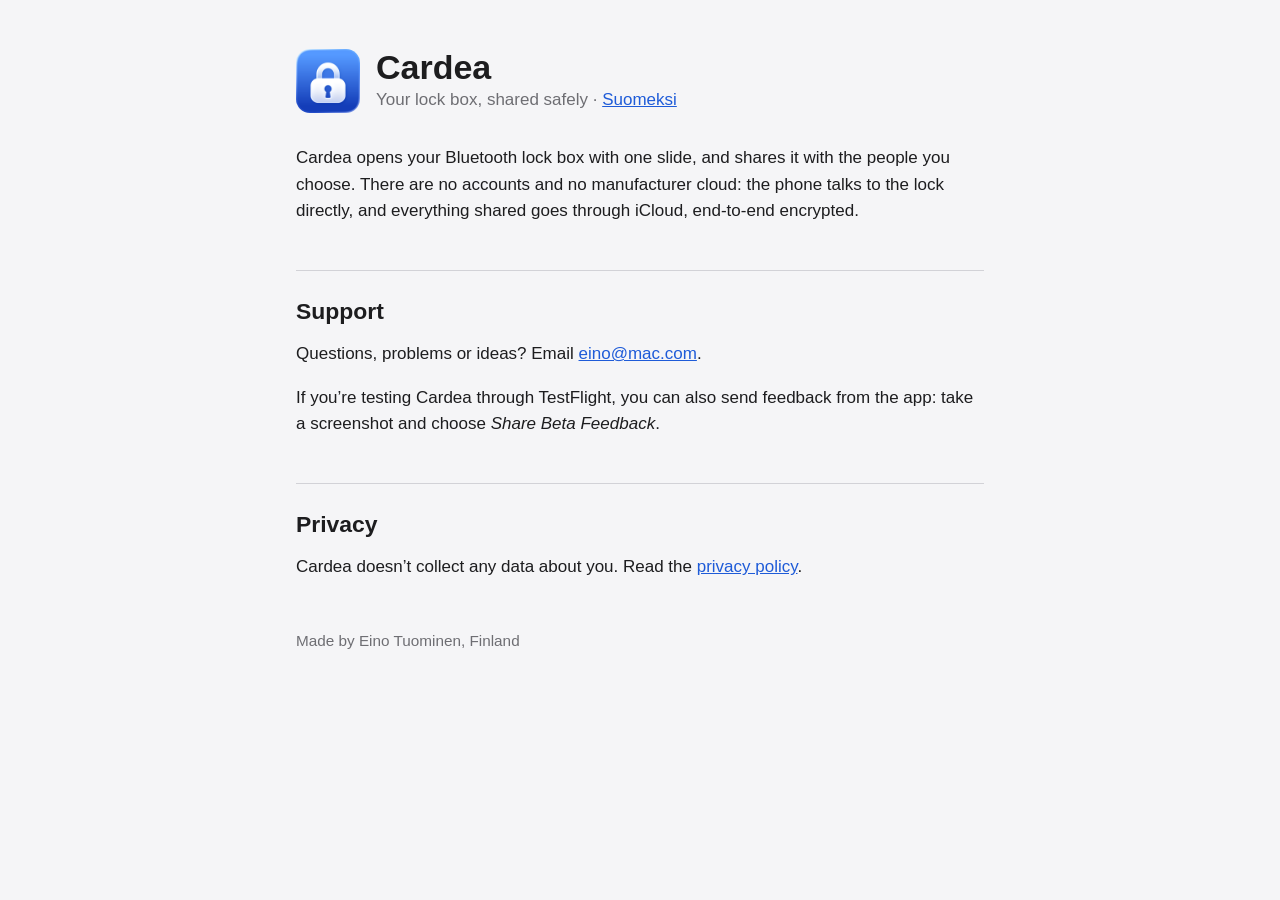
<file: index.html>
<!doctype html>
<html lang="en">
<head>
<meta charset="utf-8">
<meta name="viewport" content="width=device-width, initial-scale=1">
<title>Cardea</title>
<meta name="description" content="Cardea opens your Bluetooth lock box with one slide, and shares it safely with the people you choose.">
<link rel="icon" href="icon.png">
<link rel="stylesheet" href="style.css">
<link rel="alternate" hreflang="en" href="https://einot.github.io/cardea/">
<link rel="alternate" hreflang="fi" href="https://einot.github.io/cardea/fi/">
</head>
<body>
<main>
<header>
  <img src="icon.png" alt="">
  <div>
    <h1>Cardea</h1>
    <p>Your lock box, shared safely · <a href="fi/" hreflang="fi" lang="fi">Suomeksi</a></p>
  </div>
</header>

<p>Cardea opens your Bluetooth lock box with one slide, and shares it with the people you choose. There are no accounts and no manufacturer cloud: the phone talks to the lock directly, and everything shared goes through iCloud, end-to-end encrypted.</p>

<h2>Support</h2>
<p>Questions, problems or ideas? Email <a href="mailto:eino@mac.com">eino@mac.com</a>.</p>
<p>If you’re testing Cardea through TestFlight, you can also send feedback from the app: take a screenshot and choose <em>Share Beta Feedback</em>.</p>

<h2>Privacy</h2>
<p>Cardea doesn’t collect any data about you. Read the <a href="privacy/">privacy policy</a>.</p>

<footer>Made by Eino Tuominen, Finland</footer>
</main>
</body>
</html>
</file>
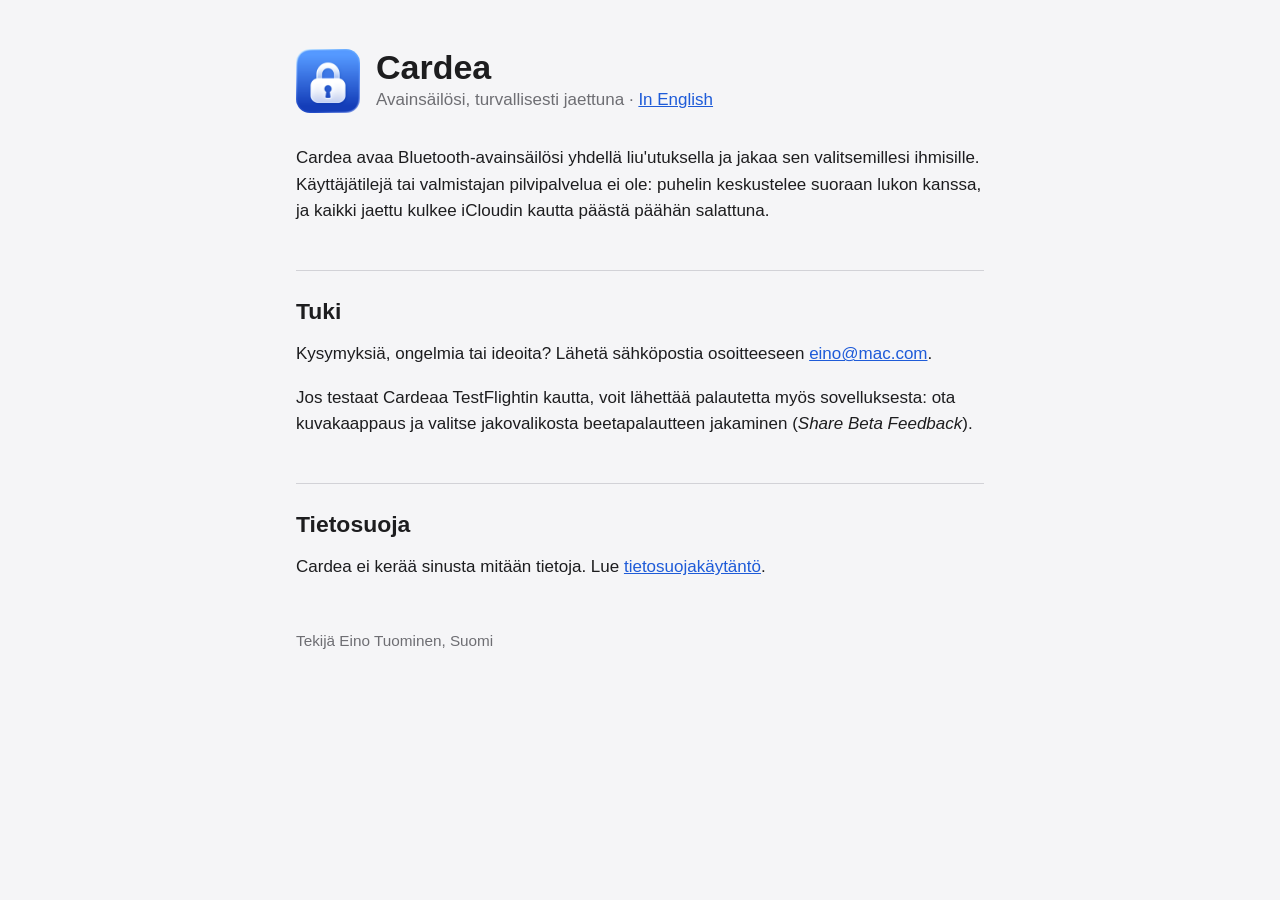
<file: fi/index.html>
<!doctype html>
<html lang="fi">
<head>
<meta charset="utf-8">
<meta name="viewport" content="width=device-width, initial-scale=1">
<title>Cardea</title>
<meta name="description" content="Cardea avaa Bluetooth-avainsäilösi yhdellä liu'utuksella ja jakaa sen turvallisesti valitsemillesi ihmisille.">
<link rel="icon" href="../icon.png">
<link rel="stylesheet" href="../style.css">
<link rel="alternate" hreflang="en" href="https://einot.github.io/cardea/">
<link rel="alternate" hreflang="fi" href="https://einot.github.io/cardea/fi/">
</head>
<body>
<main>
<header>
  <img src="../icon.png" alt="">
  <div>
    <h1>Cardea</h1>
    <p>Avainsäilösi, turvallisesti jaettuna · <a href="../" hreflang="en" lang="en">In English</a></p>
  </div>
</header>

<p>Cardea avaa Bluetooth-avainsäilösi yhdellä liu'utuksella ja jakaa sen valitsemillesi ihmisille. Käyttäjätilejä tai valmistajan pilvipalvelua ei ole: puhelin keskustelee suoraan lukon kanssa, ja kaikki jaettu kulkee iCloudin kautta päästä päähän salattuna.</p>

<h2>Tuki</h2>
<p>Kysymyksiä, ongelmia tai ideoita? Lähetä sähköpostia osoitteeseen <a href="mailto:eino@mac.com">eino@mac.com</a>.</p>
<p>Jos testaat Cardeaa TestFlightin kautta, voit lähettää palautetta myös sovelluksesta: ota kuvakaappaus ja valitse jakovalikosta beetapalautteen jakaminen (<em lang="en">Share Beta Feedback</em>).</p>

<h2>Tietosuoja</h2>
<p>Cardea ei kerää sinusta mitään tietoja. Lue <a href="privacy/">tietosuojakäytäntö</a>.</p>

<footer>Tekijä Eino Tuominen, Suomi</footer>
</main>
</body>
</html>
</file>
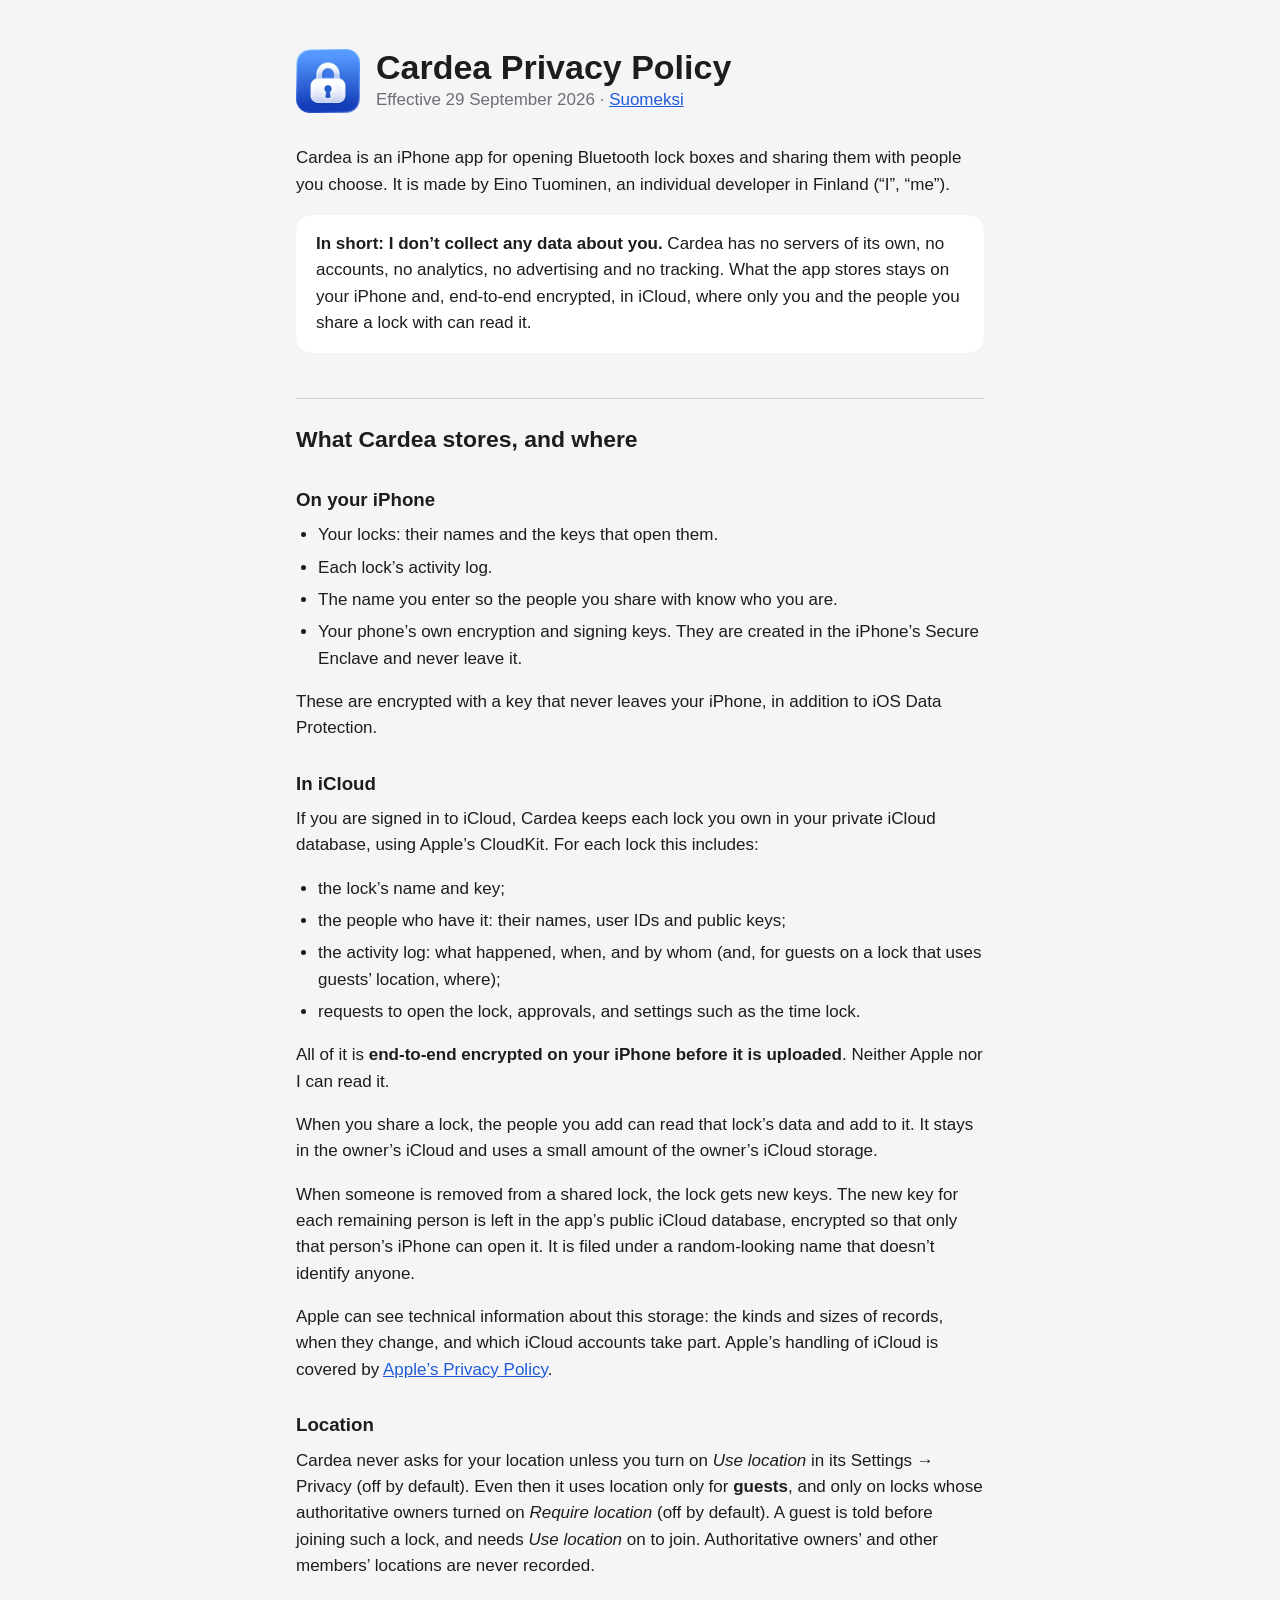
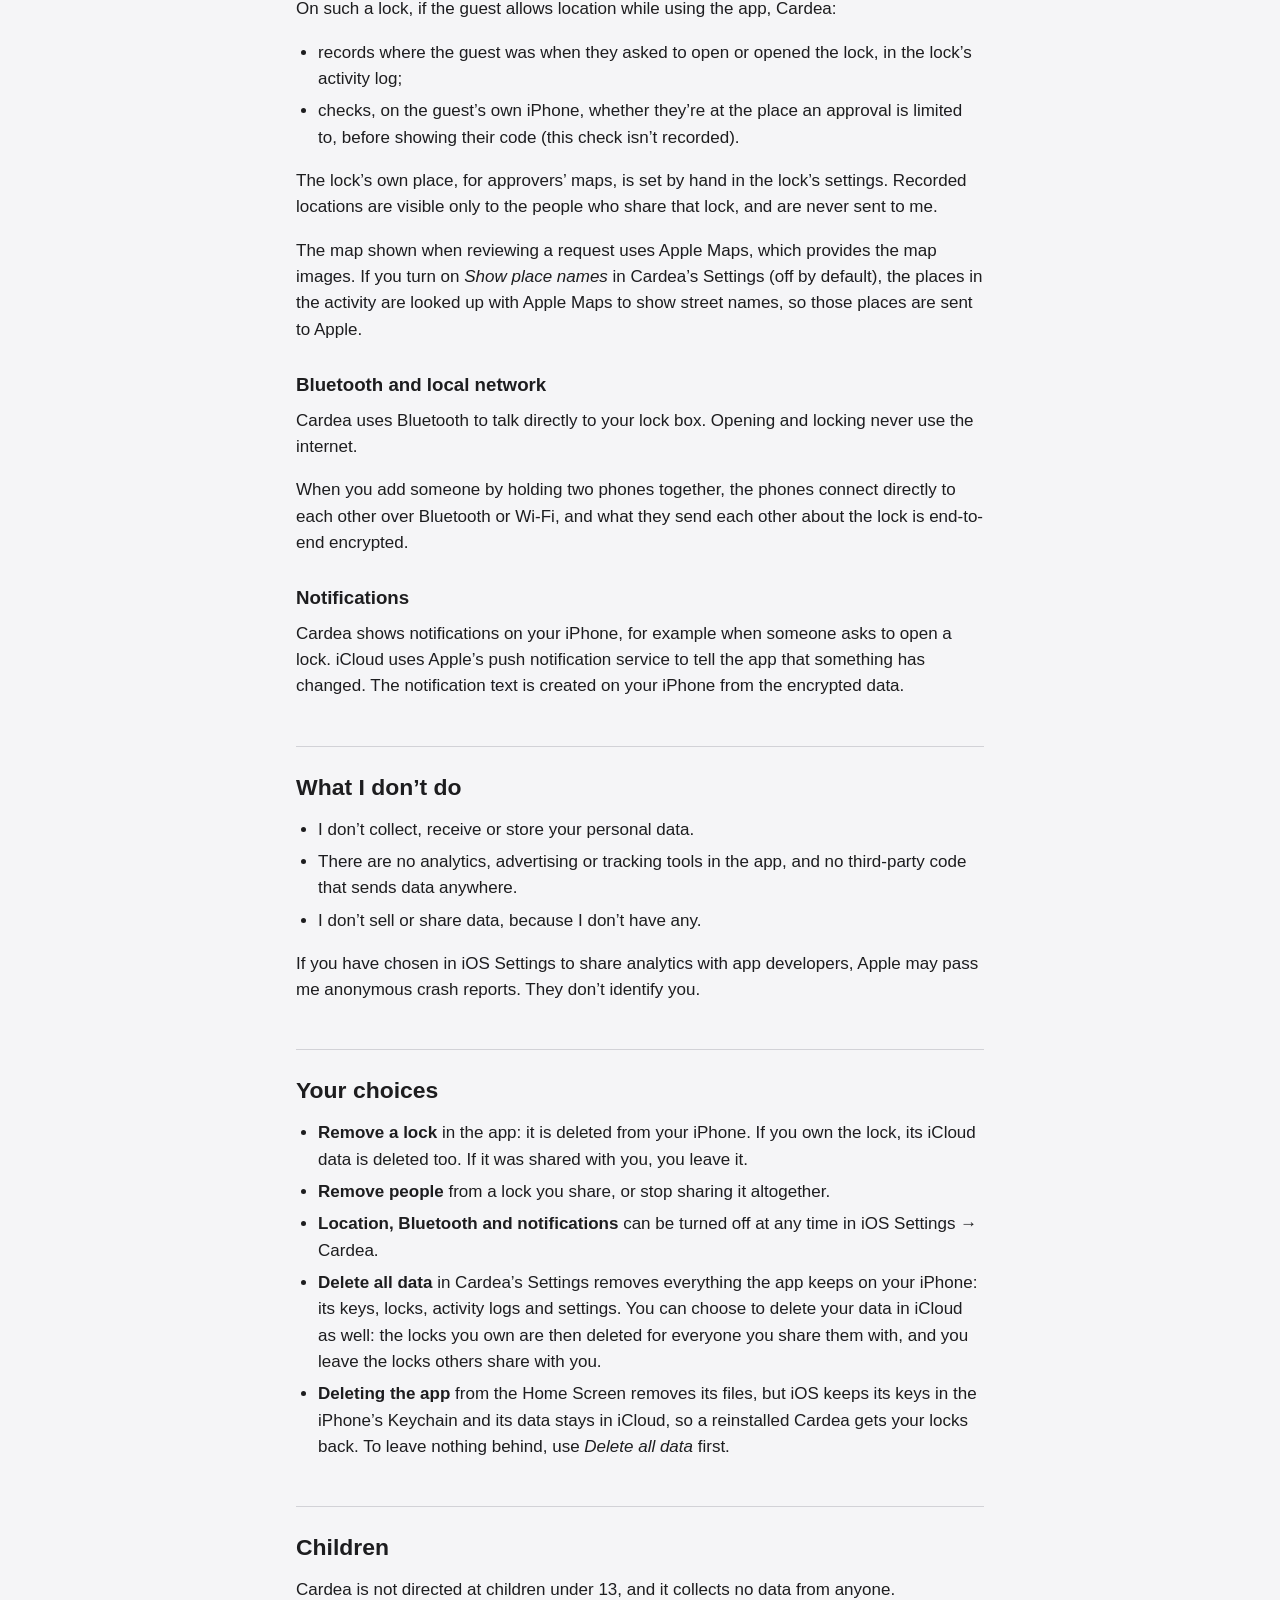
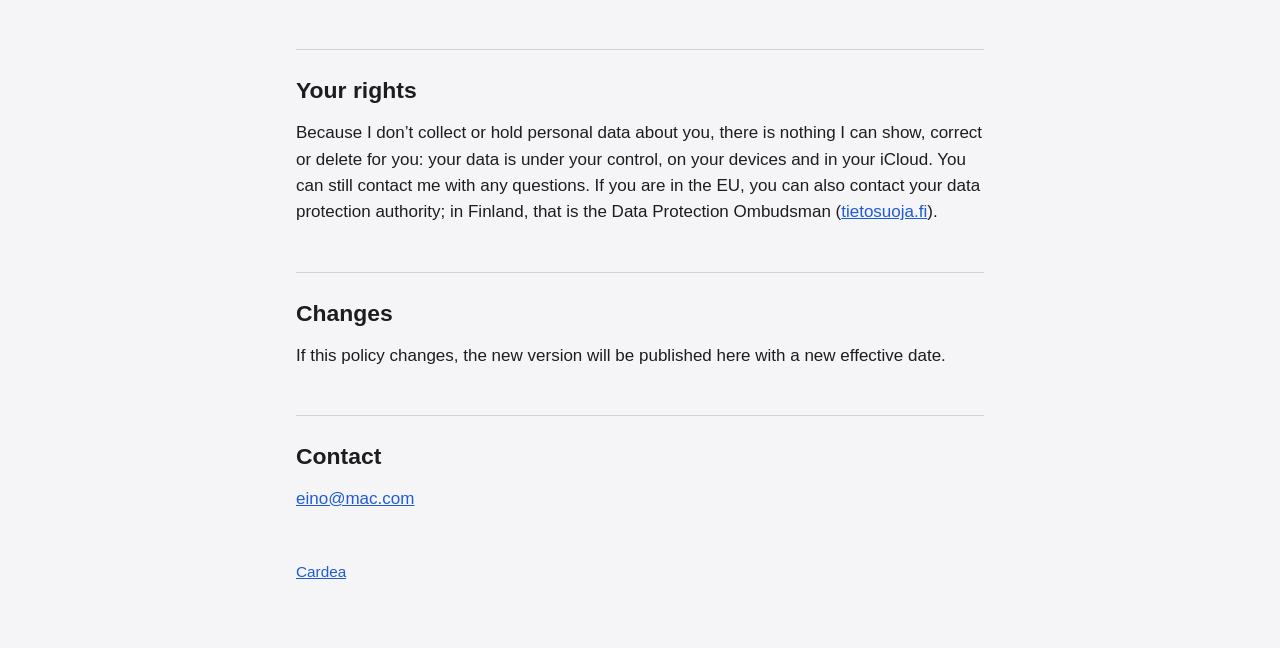
<file: privacy/index.html>
<!doctype html>
<html lang="en">
<head>
<meta charset="utf-8">
<meta name="viewport" content="width=device-width, initial-scale=1">
<title>Cardea Privacy Policy</title>
<meta name="description" content="How the Cardea app handles your data: it doesn't collect any.">
<link rel="icon" href="../icon.png">
<link rel="stylesheet" href="../style.css">
<link rel="alternate" hreflang="en" href="https://einot.github.io/cardea/privacy/">
<link rel="alternate" hreflang="fi" href="https://einot.github.io/cardea/fi/privacy/">
</head>
<body>
<main>
<header>
  <img src="../icon.png" alt="">
  <div>
    <h1>Cardea Privacy Policy</h1>
    <p>Effective 29 September 2026 · <a href="../fi/privacy/" hreflang="fi" lang="fi">Suomeksi</a></p>
  </div>
</header>

<p>Cardea is an iPhone app for opening Bluetooth lock boxes and sharing them with people you choose. It is made by Eino Tuominen, an individual developer in Finland (“I”, “me”).</p>

<p class="summary"><strong>In short: I don’t collect any data about you.</strong> Cardea has no servers of its own, no accounts, no analytics, no advertising and no tracking. What the app stores stays on your iPhone and, end-to-end encrypted, in iCloud, where only you and the people you share a lock with can read it.</p>

<h2>What Cardea stores, and where</h2>

<h3>On your iPhone</h3>
<ul>
  <li>Your locks: their names and the keys that open them.</li>
  <li>Each lock’s activity log.</li>
  <li>The name you enter so the people you share with know who you are.</li>
  <li>Your phone’s own encryption and signing keys. They are created in the iPhone’s Secure Enclave and never leave it.</li>
</ul>
<p>These are encrypted with a key that never leaves your iPhone, in addition to iOS Data Protection.</p>

<h3>In iCloud</h3>
<p>If you are signed in to iCloud, Cardea keeps each lock you own in your private iCloud database, using Apple’s CloudKit. For each lock this includes:</p>
<ul>
  <li>the lock’s name and key;</li>
  <li>the people who have it: their names, user IDs and public keys;</li>
  <li>the activity log: what happened, when, and by whom (and, for guests on a lock that uses guests’ location, where);</li>
  <li>requests to open the lock, approvals, and settings such as the time lock.</li>
</ul>
<p>All of it is <strong>end-to-end encrypted on your iPhone before it is uploaded</strong>. Neither Apple nor I can read it.</p>
<p>When you share a lock, the people you add can read that lock’s data and add to it. It stays in the owner’s iCloud and uses a small amount of the owner’s iCloud storage.</p>
<p>When someone is removed from a shared lock, the lock gets new keys. The new key for each remaining person is left in the app’s public iCloud database, encrypted so that only that person’s iPhone can open it. It is filed under a random-looking name that doesn’t identify anyone.</p>
<p>Apple can see technical information about this storage: the kinds and sizes of records, when they change, and which iCloud accounts take part. Apple’s handling of iCloud is covered by <a href="https://www.apple.com/legal/privacy/">Apple’s Privacy Policy</a>.</p>

<h3>Location</h3>
<p>Cardea never asks for your location unless you turn on <em>Use location</em> in its Settings → Privacy (off by default). Even then it uses location only for <strong>guests</strong>, and only on locks whose authoritative owners turned on <em>Require location</em> (off by default). A guest is told before joining such a lock, and needs <em>Use location</em> on to join. Authoritative owners’ and other members’ locations are never recorded.</p>
<p>On such a lock, if the guest allows location while using the app, Cardea:</p>
<ul>
  <li>records where the guest was when they asked to open or opened the lock, in the lock’s activity log;</li>
  <li>checks, on the guest’s own iPhone, whether they’re at the place an approval is limited to, before showing their code (this check isn’t recorded).</li>
</ul>
<p>The lock’s own place, for approvers’ maps, is set by hand in the lock’s settings. Recorded locations are visible only to the people who share that lock, and are never sent to me.</p>
<p>The map shown when reviewing a request uses Apple Maps, which provides the map images. If you turn on <em>Show place names</em> in Cardea’s Settings (off by default), the places in the activity are looked up with Apple Maps to show street names, so those places are sent to Apple.</p>

<h3>Bluetooth and local network</h3>
<p>Cardea uses Bluetooth to talk directly to your lock box. Opening and locking never use the internet.</p>
<p>When you add someone by holding two phones together, the phones connect directly to each other over Bluetooth or Wi-Fi, and what they send each other about the lock is end-to-end encrypted.</p>

<h3>Notifications</h3>
<p>Cardea shows notifications on your iPhone, for example when someone asks to open a lock. iCloud uses Apple’s push notification service to tell the app that something has changed. The notification text is created on your iPhone from the encrypted data.</p>

<h2>What I don’t do</h2>
<ul>
  <li>I don’t collect, receive or store your personal data.</li>
  <li>There are no analytics, advertising or tracking tools in the app, and no third-party code that sends data anywhere.</li>
  <li>I don’t sell or share data, because I don’t have any.</li>
</ul>
<p>If you have chosen in iOS Settings to share analytics with app developers, Apple may pass me anonymous crash reports. They don’t identify you.</p>

<h2>Your choices</h2>
<ul>
  <li><strong>Remove a lock</strong> in the app: it is deleted from your iPhone. If you own the lock, its iCloud data is deleted too. If it was shared with you, you leave it.</li>
  <li><strong>Remove people</strong> from a lock you share, or stop sharing it altogether.</li>
  <li><strong>Location, Bluetooth and notifications</strong> can be turned off at any time in iOS Settings → Cardea.</li>
  <li><strong>Delete all data</strong> in Cardea’s Settings removes everything the app keeps on your iPhone: its keys, locks, activity logs and settings. You can choose to delete your data in iCloud as well: the locks you own are then deleted for everyone you share them with, and you leave the locks others share with you.</li>
  <li><strong>Deleting the app</strong> from the Home Screen removes its files, but iOS keeps its keys in the iPhone’s Keychain and its data stays in iCloud, so a reinstalled Cardea gets your locks back. To leave nothing behind, use <em>Delete all data</em> first.</li>
</ul>

<h2>Children</h2>
<p>Cardea is not directed at children under 13, and it collects no data from anyone.</p>

<h2>Your rights</h2>
<p>Because I don’t collect or hold personal data about you, there is nothing I can show, correct or delete for you: your data is under your control, on your devices and in your iCloud. You can still contact me with any questions. If you are in the EU, you can also contact your data protection authority; in Finland, that is the Data Protection Ombudsman (<a href="https://tietosuoja.fi/en">tietosuoja.fi</a>).</p>

<h2>Changes</h2>
<p>If this policy changes, the new version will be published here with a new effective date.</p>

<h2>Contact</h2>
<p><a href="mailto:eino@mac.com">eino@mac.com</a></p>

<footer><a href="../">Cardea</a></footer>
</main>
</body>
</html>
</file>
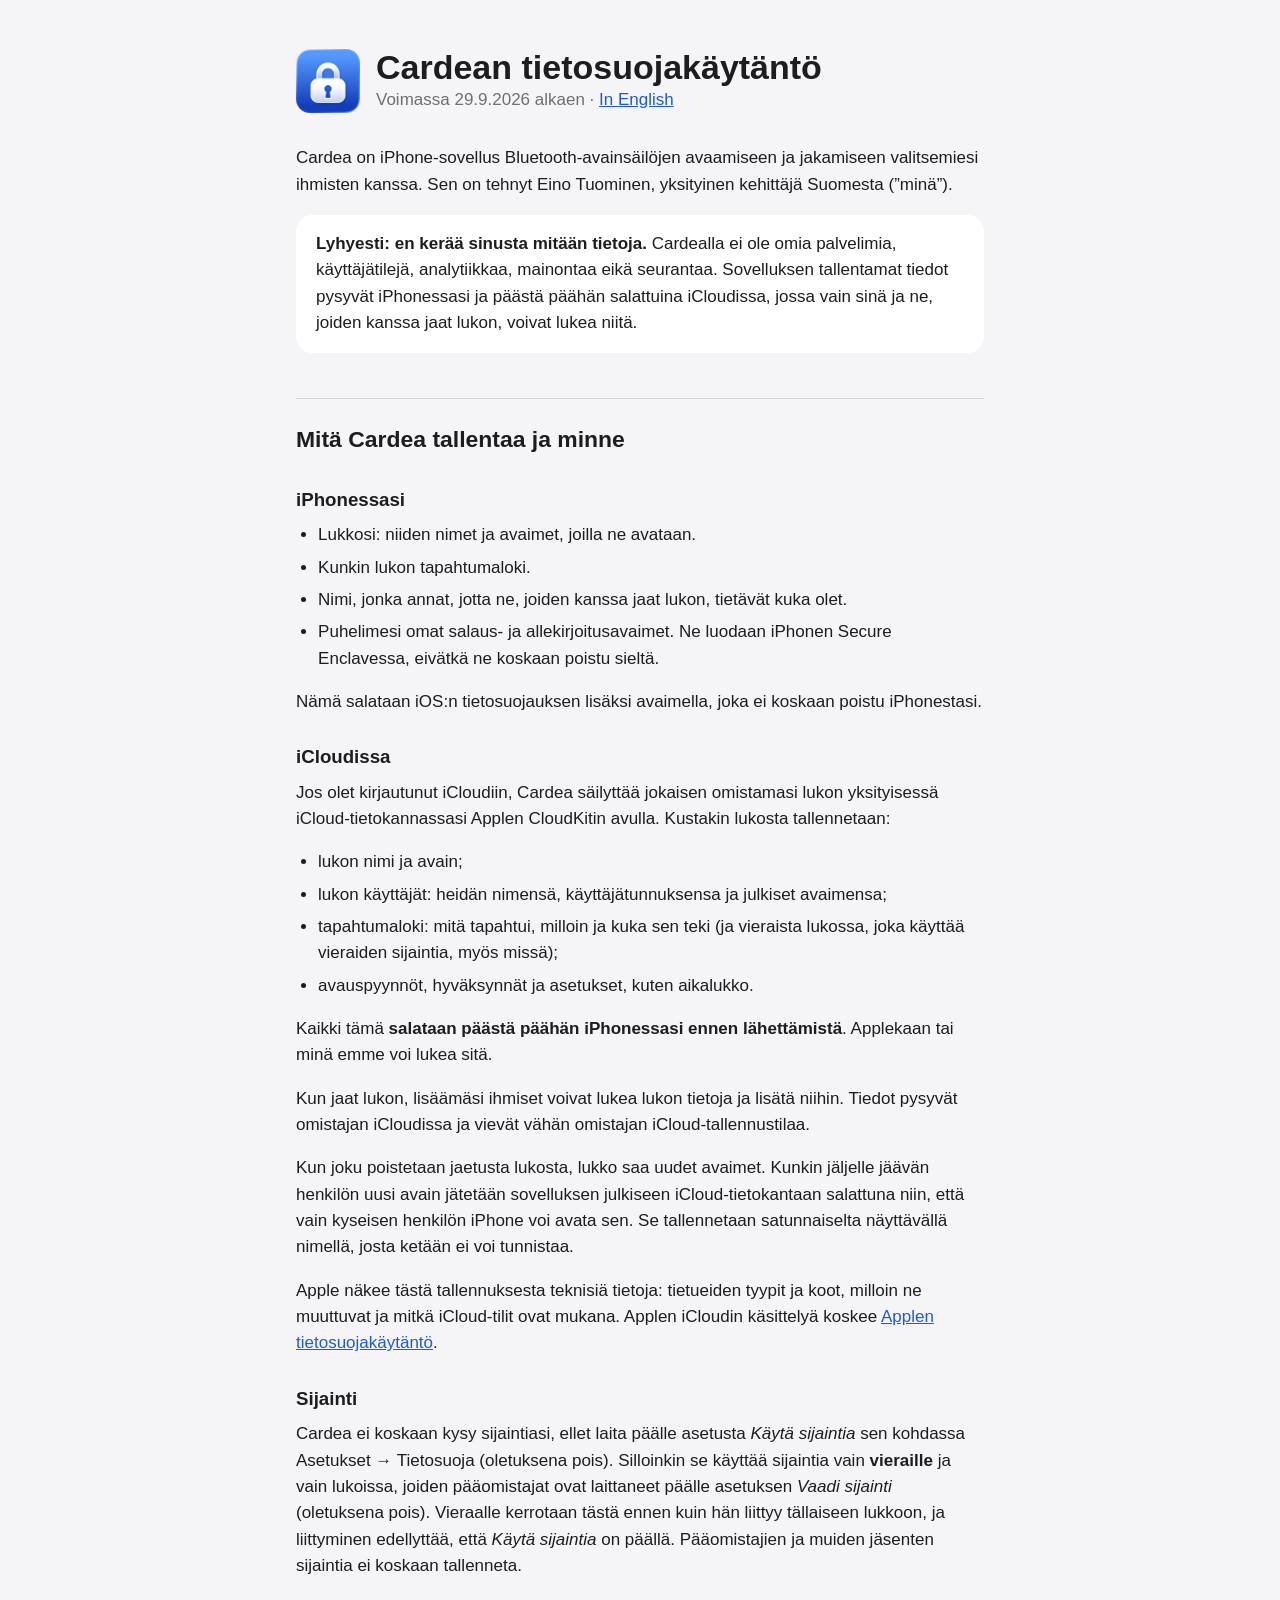
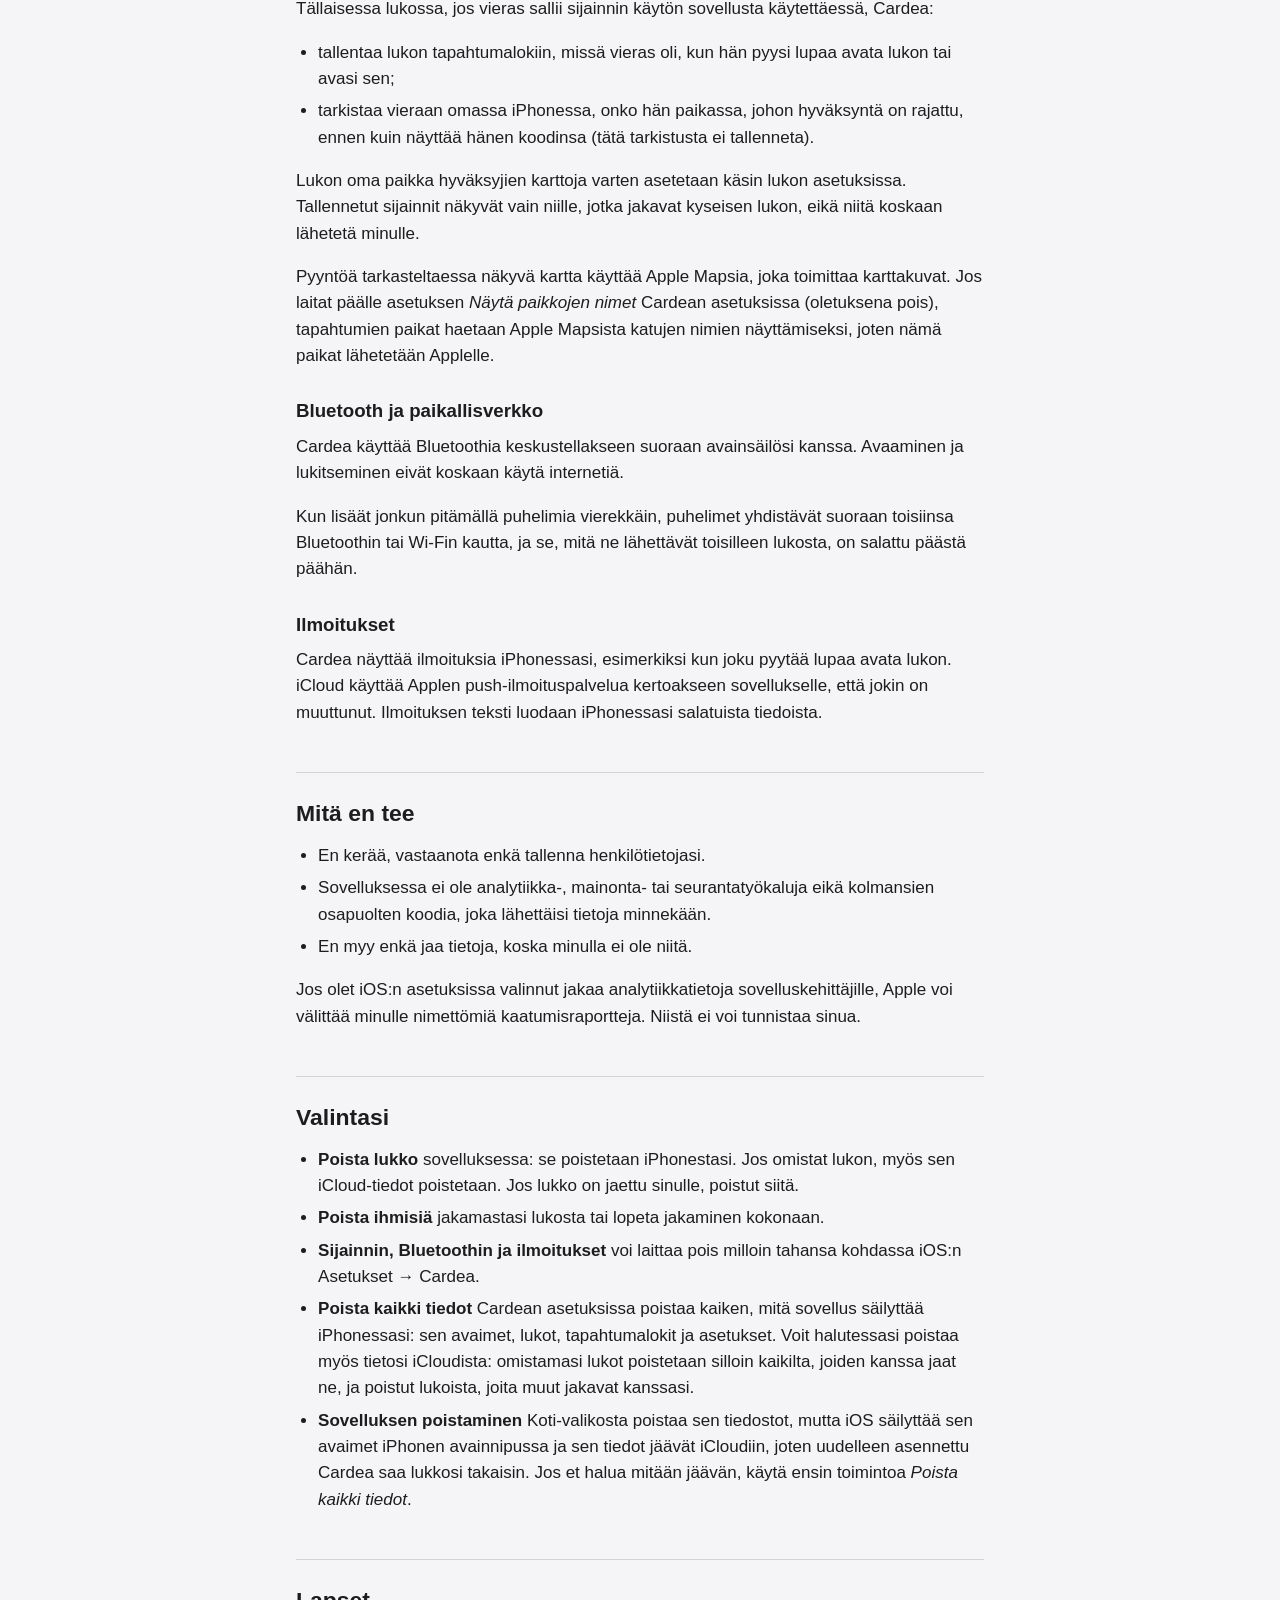
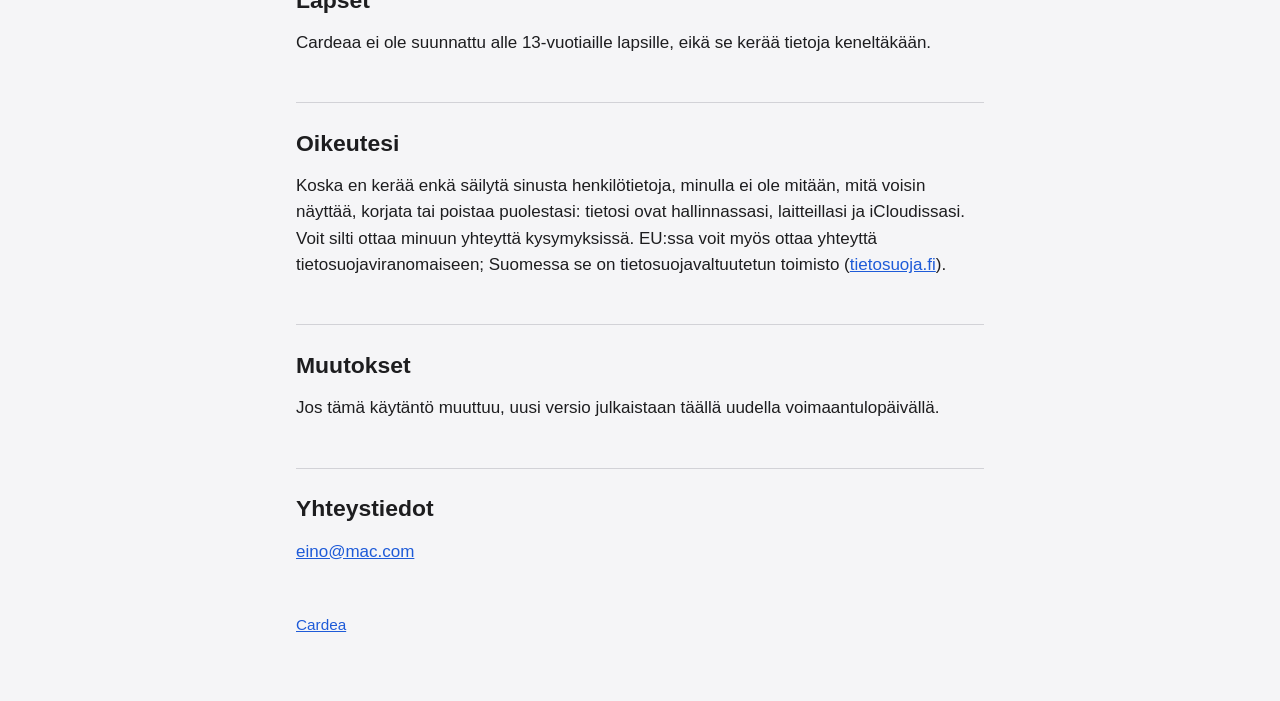
<file: fi/privacy/index.html>
<!doctype html>
<html lang="fi">
<head>
<meta charset="utf-8">
<meta name="viewport" content="width=device-width, initial-scale=1">
<title>Cardean tietosuojakäytäntö</title>
<meta name="description" content="Miten Cardea-sovellus käsittelee tietojasi: se ei kerää niitä.">
<link rel="icon" href="../../icon.png">
<link rel="stylesheet" href="../../style.css">
<link rel="alternate" hreflang="en" href="https://einot.github.io/cardea/privacy/">
<link rel="alternate" hreflang="fi" href="https://einot.github.io/cardea/fi/privacy/">
</head>
<body>
<main>
<header>
  <img src="../../icon.png" alt="">
  <div>
    <h1>Cardean tietosuojakäytäntö</h1>
    <p>Voimassa 29.9.2026 alkaen · <a href="../../privacy/" hreflang="en" lang="en">In English</a></p>
  </div>
</header>

<p>Cardea on iPhone-sovellus Bluetooth-avainsäilöjen avaamiseen ja jakamiseen valitsemiesi ihmisten kanssa. Sen on tehnyt Eino Tuominen, yksityinen kehittäjä Suomesta (”minä”).</p>

<p class="summary"><strong>Lyhyesti: en kerää sinusta mitään tietoja.</strong> Cardealla ei ole omia palvelimia, käyttäjätilejä, analytiikkaa, mainontaa eikä seurantaa. Sovelluksen tallentamat tiedot pysyvät iPhonessasi ja päästä päähän salattuina iCloudissa, jossa vain sinä ja ne, joiden kanssa jaat lukon, voivat lukea niitä.</p>

<h2>Mitä Cardea tallentaa ja minne</h2>

<h3>iPhonessasi</h3>
<ul>
  <li>Lukkosi: niiden nimet ja avaimet, joilla ne avataan.</li>
  <li>Kunkin lukon tapahtumaloki.</li>
  <li>Nimi, jonka annat, jotta ne, joiden kanssa jaat lukon, tietävät kuka olet.</li>
  <li>Puhelimesi omat salaus- ja allekirjoitusavaimet. Ne luodaan iPhonen Secure Enclavessa, eivätkä ne koskaan poistu sieltä.</li>
</ul>
<p>Nämä salataan iOS:n tietosuojauksen lisäksi avaimella, joka ei koskaan poistu iPhonestasi.</p>

<h3>iCloudissa</h3>
<p>Jos olet kirjautunut iCloudiin, Cardea säilyttää jokaisen omistamasi lukon yksityisessä iCloud-tietokannassasi Applen CloudKitin avulla. Kustakin lukosta tallennetaan:</p>
<ul>
  <li>lukon nimi ja avain;</li>
  <li>lukon käyttäjät: heidän nimensä, käyttäjätunnuksensa ja julkiset avaimensa;</li>
  <li>tapahtumaloki: mitä tapahtui, milloin ja kuka sen teki (ja vieraista lukossa, joka käyttää vieraiden sijaintia, myös missä);</li>
  <li>avauspyynnöt, hyväksynnät ja asetukset, kuten aikalukko.</li>
</ul>
<p>Kaikki tämä <strong>salataan päästä päähän iPhonessasi ennen lähettämistä</strong>. Applekaan tai minä emme voi lukea sitä.</p>
<p>Kun jaat lukon, lisäämäsi ihmiset voivat lukea lukon tietoja ja lisätä niihin. Tiedot pysyvät omistajan iCloudissa ja vievät vähän omistajan iCloud-tallennustilaa.</p>
<p>Kun joku poistetaan jaetusta lukosta, lukko saa uudet avaimet. Kunkin jäljelle jäävän henkilön uusi avain jätetään sovelluksen julkiseen iCloud-tietokantaan salattuna niin, että vain kyseisen henkilön iPhone voi avata sen. Se tallennetaan satunnaiselta näyttävällä nimellä, josta ketään ei voi tunnistaa.</p>
<p>Apple näkee tästä tallennuksesta teknisiä tietoja: tietueiden tyypit ja koot, milloin ne muuttuvat ja mitkä iCloud-tilit ovat mukana. Applen iCloudin käsittelyä koskee <a href="https://www.apple.com/fi/legal/privacy/">Applen tietosuojakäytäntö</a>.</p>

<h3>Sijainti</h3>
<p>Cardea ei koskaan kysy sijaintiasi, ellet laita päälle asetusta <em>Käytä sijaintia</em> sen kohdassa Asetukset → Tietosuoja (oletuksena pois). Silloinkin se käyttää sijaintia vain <strong>vieraille</strong> ja vain lukoissa, joiden pääomistajat ovat laittaneet päälle asetuksen <em>Vaadi sijainti</em> (oletuksena pois). Vieraalle kerrotaan tästä ennen kuin hän liittyy tällaiseen lukkoon, ja liittyminen edellyttää, että <em>Käytä sijaintia</em> on päällä. Pääomistajien ja muiden jäsenten sijaintia ei koskaan tallenneta.</p>
<p>Tällaisessa lukossa, jos vieras sallii sijainnin käytön sovellusta käytettäessä, Cardea:</p>
<ul>
  <li>tallentaa lukon tapahtumalokiin, missä vieras oli, kun hän pyysi lupaa avata lukon tai avasi sen;</li>
  <li>tarkistaa vieraan omassa iPhonessa, onko hän paikassa, johon hyväksyntä on rajattu, ennen kuin näyttää hänen koodinsa (tätä tarkistusta ei tallenneta).</li>
</ul>
<p>Lukon oma paikka hyväksyjien karttoja varten asetetaan käsin lukon asetuksissa. Tallennetut sijainnit näkyvät vain niille, jotka jakavat kyseisen lukon, eikä niitä koskaan lähetetä minulle.</p>
<p>Pyyntöä tarkasteltaessa näkyvä kartta käyttää Apple Mapsia, joka toimittaa karttakuvat. Jos laitat päälle asetuksen <em>Näytä paikkojen nimet</em> Cardean asetuksissa (oletuksena pois), tapahtumien paikat haetaan Apple Mapsista katujen nimien näyttämiseksi, joten nämä paikat lähetetään Applelle.</p>

<h3>Bluetooth ja paikallisverkko</h3>
<p>Cardea käyttää Bluetoothia keskustellakseen suoraan avainsäilösi kanssa. Avaaminen ja lukitseminen eivät koskaan käytä internetiä.</p>
<p>Kun lisäät jonkun pitämällä puhelimia vierekkäin, puhelimet yhdistävät suoraan toisiinsa Bluetoothin tai Wi-Fin kautta, ja se, mitä ne lähettävät toisilleen lukosta, on salattu päästä päähän.</p>

<h3>Ilmoitukset</h3>
<p>Cardea näyttää ilmoituksia iPhonessasi, esimerkiksi kun joku pyytää lupaa avata lukon. iCloud käyttää Applen push-ilmoituspalvelua kertoakseen sovellukselle, että jokin on muuttunut. Ilmoituksen teksti luodaan iPhonessasi salatuista tiedoista.</p>

<h2>Mitä en tee</h2>
<ul>
  <li>En kerää, vastaanota enkä tallenna henkilötietojasi.</li>
  <li>Sovelluksessa ei ole analytiikka-, mainonta- tai seurantatyökaluja eikä kolmansien osapuolten koodia, joka lähettäisi tietoja minnekään.</li>
  <li>En myy enkä jaa tietoja, koska minulla ei ole niitä.</li>
</ul>
<p>Jos olet iOS:n asetuksissa valinnut jakaa analytiikkatietoja sovelluskehittäjille, Apple voi välittää minulle nimettömiä kaatumisraportteja. Niistä ei voi tunnistaa sinua.</p>

<h2>Valintasi</h2>
<ul>
  <li><strong>Poista lukko</strong> sovelluksessa: se poistetaan iPhonestasi. Jos omistat lukon, myös sen iCloud-tiedot poistetaan. Jos lukko on jaettu sinulle, poistut siitä.</li>
  <li><strong>Poista ihmisiä</strong> jakamastasi lukosta tai lopeta jakaminen kokonaan.</li>
  <li><strong>Sijainnin, Bluetoothin ja ilmoitukset</strong> voi laittaa pois milloin tahansa kohdassa iOS:n Asetukset → Cardea.</li>
  <li><strong>Poista kaikki tiedot</strong> Cardean asetuksissa poistaa kaiken, mitä sovellus säilyttää iPhonessasi: sen avaimet, lukot, tapahtumalokit ja asetukset. Voit halutessasi poistaa myös tietosi iCloudista: omistamasi lukot poistetaan silloin kaikilta, joiden kanssa jaat ne, ja poistut lukoista, joita muut jakavat kanssasi.</li>
  <li><strong>Sovelluksen poistaminen</strong> Koti-valikosta poistaa sen tiedostot, mutta iOS säilyttää sen avaimet iPhonen avainnipussa ja sen tiedot jäävät iCloudiin, joten uudelleen asennettu Cardea saa lukkosi takaisin. Jos et halua mitään jäävän, käytä ensin toimintoa <em>Poista kaikki tiedot</em>.</li>
</ul>

<h2>Lapset</h2>
<p>Cardeaa ei ole suunnattu alle 13-vuotiaille lapsille, eikä se kerää tietoja keneltäkään.</p>

<h2>Oikeutesi</h2>
<p>Koska en kerää enkä säilytä sinusta henkilötietoja, minulla ei ole mitään, mitä voisin näyttää, korjata tai poistaa puolestasi: tietosi ovat hallinnassasi, laitteillasi ja iCloudissasi. Voit silti ottaa minuun yhteyttä kysymyksissä. EU:ssa voit myös ottaa yhteyttä tietosuojaviranomaiseen; Suomessa se on tietosuojavaltuutetun toimisto (<a href="https://tietosuoja.fi">tietosuoja.fi</a>).</p>

<h2>Muutokset</h2>
<p>Jos tämä käytäntö muuttuu, uusi versio julkaistaan täällä uudella voimaantulopäivällä.</p>

<h2>Yhteystiedot</h2>
<p><a href="mailto:eino@mac.com">eino@mac.com</a></p>

<footer><a href="../">Cardea</a></footer>
</main>
</body>
</html>
</file>
<file: style.css>
:root {
  --bg: #f5f5f7;
  --card: #ffffff;
  --text: #1d1d1f;
  --muted: #6e6e73;
  --accent: #1e5bd8;
  --rule: #d2d2d7;
}
@media (prefers-color-scheme: dark) {
  :root {
    --bg: #000000;
    --card: #1c1c1e;
    --text: #f5f5f7;
    --muted: #a1a1a6;
    --accent: #5b9bff;
    --rule: #38383a;
  }
}
* { box-sizing: border-box; }
body {
  margin: 0;
  background: var(--bg);
  color: var(--text);
  font: 17px/1.55 -apple-system, BlinkMacSystemFont, "SF Pro Text", "Helvetica Neue", Arial, sans-serif;
  -webkit-text-size-adjust: 100%;
}
main {
  max-width: 720px;
  margin: 0 auto;
  padding: 48px 16px 64px;
}
header { display: flex; align-items: center; gap: 16px; margin-bottom: 32px; }
header img { width: 64px; height: 64px; border-radius: 14px; }
header p { margin: 0; color: var(--muted); }
h1 { font-size: 2em; line-height: 1.15; margin: 0; }
h2 { font-size: 1.35em; margin: 2em 0 0.5em; padding-top: 1em; border-top: 1px solid var(--rule); }
h3 { font-size: 1.1em; margin: 1.5em 0 0.4em; }
p, ul { margin: 0 0 1em; }
ul { padding-left: 1.3em; }
li { margin-bottom: 0.35em; }
a { color: var(--accent); }
.summary {
  background: var(--card);
  border-radius: 16px;
  padding: 16px 20px;
  margin: 0 0 1.5em;
}
.muted { color: var(--muted); }
footer { margin-top: 48px; color: var(--muted); font-size: 0.9em; }
</file>
